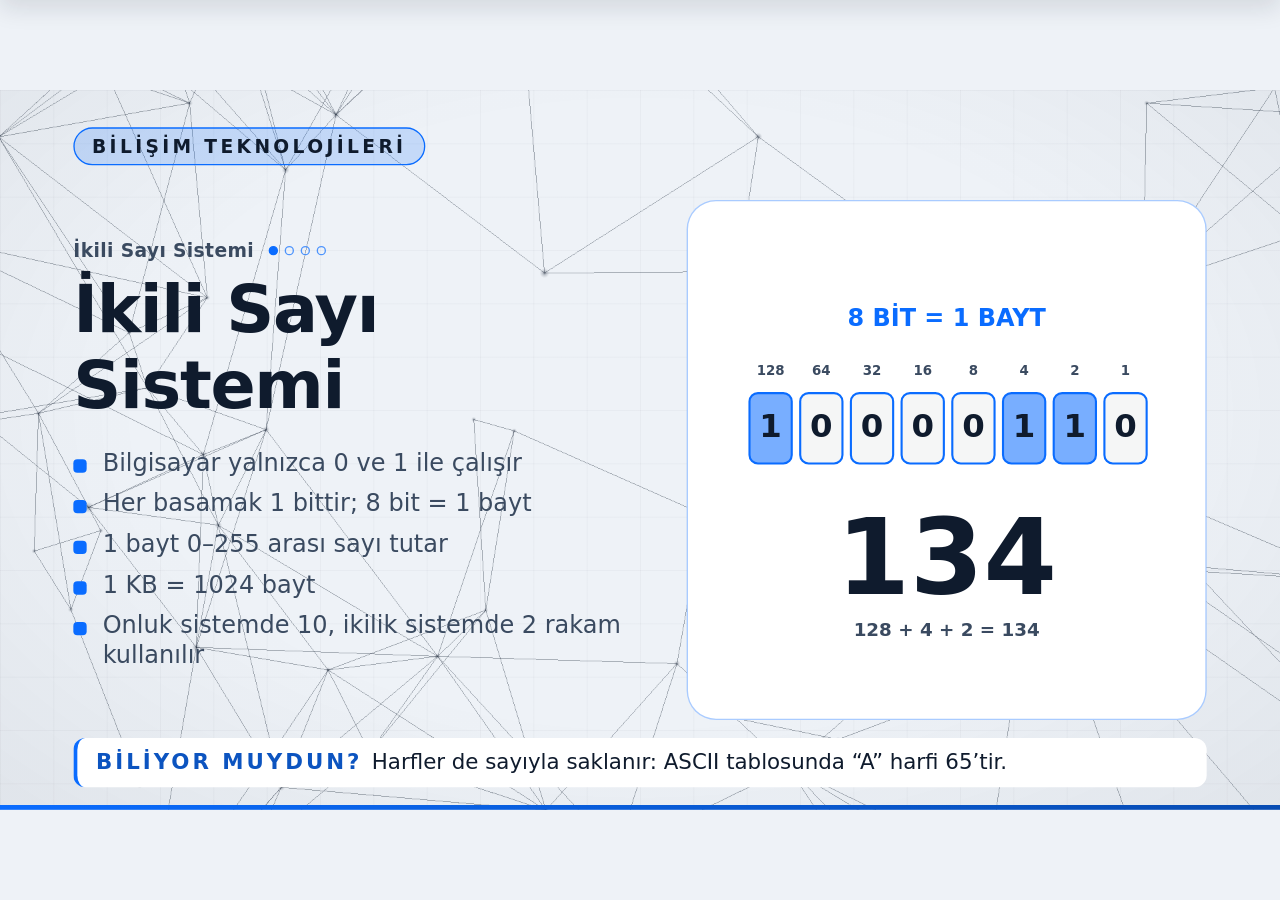
<file: index.html>
<!DOCTYPE html>
<html lang="tr">
<head>
<meta charset="UTF-8">
<meta name="viewport" content="width=device-width, initial-scale=1">
<title>Bilişim ve Havacılık</title>
<style>
:root{--bg:#eef2f7;--bi:#0a6cff;--hv:#ffd000;--hvbg:#f6eedf;--hvink:#1d3d33;--gv:#1fbf75;--ink:#0f1b2d;--ink2:#3a4a60;--panel:#ffffff;--menu:#ffffff;--code:#0c1424;--codeTx:#cfe2ff;--line:color-mix(in srgb,var(--ink) 12%,transparent);--bi2:color-mix(in srgb,var(--bi) 70%,#000);--hv2:color-mix(in srgb,var(--hv) 70%,#000)}
@property --ac{syntax:'<color>';inherits:true;initial-value:#0a6cff}
@property --ac2{syntax:'<color>';inherits:true;initial-value:#0a4fc4}
html,body{margin:0;width:100%;height:100%;overflow:hidden;background:var(--bg);cursor:none;user-select:none}
*{box-sizing:border-box}
#stage{position:absolute;left:50%;top:50%;width:1920px;height:1080px;transform-origin:center;overflow:hidden;
  font-family:'Segoe UI','Inter',system-ui,sans-serif;color:var(--ink);background:var(--bg);
  --ac:var(--bi);--ac2:var(--bi2);transition:--ac 1.2s,--ac2 1.2s}
#stage[data-topic=havacilik]{--ac:var(--hv);--ac2:var(--hv2);background:var(--hvbg);--ink:var(--hvink);--ink2:color-mix(in srgb,var(--hvink) 75%,#ffffff)}
#stage[data-topic=atolye]{--ac:var(--gv);--ac2:var(--bi)}
.vslide{display:block;padding:0;background:var(--code)}
.vslide video{position:absolute;inset:0;width:100%;height:100%;object-fit:contain;background:var(--code)}
.vslide .top{z-index:3;text-shadow:0 2px 12px color-mix(in srgb,var(--ink) 80%,transparent)}
.vslide .vcap{position:absolute;left:0;right:0;bottom:0;padding:90px 110px 50px;font-size:56px;font-weight:800;color:var(--panel);background:linear-gradient(transparent,color-mix(in srgb,var(--ink) 75%,transparent))}
.bg{position:absolute;inset:0;overflow:hidden}
.bg i{position:absolute;border-radius:50%;filter:blur(120px);opacity:.2}
.bg .b1{width:900px;height:900px;left:-200px;top:-250px;background:var(--ac);animation:d1 40s ease-in-out infinite alternate}
.bg .b2{width:800px;height:800px;right:-200px;bottom:-300px;background:var(--ac2);animation:d2 52s ease-in-out infinite alternate}
.bg .grid{position:absolute;inset:0;background-image:linear-gradient(rgba(15,27,45,.03) 1px,transparent 1px),linear-gradient(90deg,rgba(15,27,45,.03) 1px,transparent 1px);background-size:80px 80px;animation:g 30s linear infinite}
@keyframes d1{to{transform:translate(300px,200px)}}
@keyframes d2{to{transform:translate(-300px,-160px)}}
@keyframes g{to{background-position:80px 80px}}
#slides{position:absolute;inset:0}
.slide{position:absolute;inset:0;padding:150px 110px 120px;display:grid;grid-template-columns:1fr 780px;gap:60px;align-items:center}
.top{position:absolute;left:110px;right:110px;top:56px;display:flex;justify-content:space-between;align-items:center}
.tag{font-size:28px;font-weight:700;letter-spacing:.18em;color:var(--ink);padding:10px 26px;border:2px solid var(--ac);border-radius:40px;background:color-mix(in srgb,var(--ac) 18%,transparent)}
.cnt{font-size:28px;font-weight:600;letter-spacing:.12em;color:var(--ink2)}
h1{margin:0 0 24px;padding-bottom:.12em;font-size:100px;line-height:1.14;font-weight:800;letter-spacing:-.02em;color:var(--ink)}
ul{list-style:none;margin:0;padding:0}
li{position:relative;font-size:36px;line-height:1.25;padding-left:44px;margin-bottom:16px;color:var(--ink2);opacity:0;transform:translateX(-40px)}
li::before{content:"";position:absolute;left:0;top:.5em;width:20px;height:20px;border-radius:6px;background:var(--ac)}
.live li{animation:li .8s cubic-bezier(.2,.8,.2,1) var(--d) forwards}
.live h1{animation:h .9s cubic-bezier(.2,.8,.2,1) both}
@keyframes li{to{opacity:1;transform:none}}
@keyframes h{from{opacity:0;transform:translateY(40px)}}
.vis{width:780px;height:780px;border-radius:44px;background:var(--panel);border:2px solid color-mix(in srgb,var(--ac) 35%,transparent);padding:50px}
#bg{position:absolute;left:0;top:0;width:1920px;height:1080px}
#stage.gl .bg i{display:none}
.bg::after{content:"";position:absolute;inset:0;background:radial-gradient(ellipse at 50% 45%,transparent 55%,rgba(15,27,45,.06) 100%)}
.vis.v3{background:color-mix(in srgb,var(--panel) 50%,transparent);box-shadow:none;padding:0}
.v3d{width:100%;height:100%;position:relative;overflow:hidden;border-radius:44px}
.lbl{position:absolute;left:0;top:0;font:700 21px 'Segoe UI',system-ui,sans-serif;color:var(--ink);background:var(--panel);border-left:3px solid var(--ac);padding:3px 10px;white-space:nowrap;pointer-events:none;will-change:transform,opacity}
.lbl::before{content:"";position:absolute;right:100%;top:50%;width:30px;height:2px;background:var(--ac)}
.eyebrow{display:flex;align-items:center;gap:22px;margin-bottom:14px;font-size:28px;font-weight:700;letter-spacing:.02em;color:var(--ink2)}
.eyebrow .dots{display:flex;gap:10px}
.eyebrow .dots i{width:14px;height:14px;border-radius:50%;border:2px solid var(--ac);opacity:.7}
.eyebrow .dots i.on{background:var(--ac);opacity:1}
.gs .st,.gt .gr,.gc .cd{border-left:6px solid var(--ac)}
.svg{width:100%;height:100%;overflow:visible}
.fun{position:absolute;left:110px;right:110px;bottom:34px;font-size:32px;line-height:1.3;box-sizing:border-box;overflow-wrap:anywhere;color:var(--ink);background:var(--panel);border-left:6px solid var(--ac);border-radius:18px;padding:16px 28px}
.fun b{color:color-mix(in srgb,var(--ac) 70%,var(--ink));letter-spacing:.14em;margin-right:14px}
#bar{position:absolute;left:0;bottom:0;height:8px;width:0;background:linear-gradient(90deg,var(--ac),var(--ac2));z-index:9}
@keyframes fill{to{width:100%}}
#sweep{position:absolute;top:0;bottom:0;left:0;width:520px;z-index:8;opacity:0;pointer-events:none;
  background:linear-gradient(90deg,transparent,color-mix(in srgb,var(--ac) 30%,transparent),transparent)}
.svg text{fill:var(--ink);font-family:inherit;font-weight:700}
.t{font-size:24px;text-anchor:middle;dominant-baseline:middle}
.ts{font-size:19px;text-anchor:middle;fill:var(--ink2)!important;font-weight:600}
.ol{fill:none;stroke:var(--ac);stroke-width:3;stroke-linecap:round;stroke-linejoin:round}
.bx{fill:color-mix(in srgb,var(--panel) 70%,transparent);stroke:var(--ac);stroke-width:3}
.ac{fill:var(--ac)}
.pin{stroke:var(--ac);stroke-width:3}
.wire{fill:none;stroke:var(--ac);stroke-width:4;stroke-dasharray:10 14;animation:dash 1s linear infinite}
.flow{fill:none;stroke:var(--ac);stroke-width:4;stroke-dasharray:14 18;stroke-linecap:round;animation:dash .8s linear infinite}
.flow.hot{stroke:var(--hv2)}
.flow.dn{animation-name:dashr}
@keyframes dash{to{stroke-dashoffset:-48}}
@keyframes dashr{to{stroke-dashoffset:-64}}
.pulse{animation:pulse 2s ease-in-out infinite;transform-box:fill-box;transform-origin:center}
@keyframes pulse{50%{transform:scale(1.07)}}
.bit rect{fill:rgba(15,27,45,.04);stroke:var(--ac);stroke-width:3;transition:fill .3s}
.bit.on rect{fill:var(--ac);fill-opacity:.55}
.bit text{font-size:46px;text-anchor:middle}
.layer{fill:rgba(15,27,45,.04);stroke:var(--ac);stroke-width:3;animation:glow 4s ease-in-out infinite}
@keyframes glow{0%,100%{fill:rgba(15,27,45,.04)}15%,30%{fill:var(--ac);fill-opacity:.4}}
.fc{transition:all .3s}
.fc.hl{fill:var(--ac);fill-opacity:.55}
.nd{fill:var(--ac);transform-box:fill-box;transform-origin:center;animation:nd 2.4s ease-in-out infinite}
@keyframes nd{0%,100%{opacity:.35;transform:scale(.8)}50%{opacity:1;transform:scale(1.25)}}
.scan{fill:var(--ac);opacity:.75;animation:scan 3s ease-in-out infinite alternate}
@keyframes scan{from{transform:translateY(0)}to{transform:translateY(500px)}}
.code{font:600 36px/1.45 Consolas,'Cascadia Mono',monospace;background:var(--code);border:2px solid var(--ac);border-radius:24px;padding:36px;height:100%;color:var(--codeTx);white-space:pre}
#code::after{content:"▌";color:var(--ac);animation:bl 1s steps(2) infinite}
@keyframes bl{50%{opacity:0}}
.code .o{color:var(--ac);margin-top:26px;border-top:2px dashed rgba(15,27,45,.2);padding-top:22px;min-height:150px}
.hz{transform-origin:320px 300px;animation:roll 9s ease-in-out infinite}
@keyframes roll{0%,100%{transform:rotate(-14deg) translateY(0)}50%{transform:rotate(14deg) translateY(28px)}}
.zn{opacity:.5;transition:opacity .4s}
.zn.on{opacity:1}
.lb{opacity:.5;transition:opacity .4s}
.lb.on{opacity:1}
.spin{animation:spin .5s linear infinite}
.spin.r{animation-direction:reverse}
@keyframes spin{to{transform:rotate(360deg)}}
.flick{transform-box:fill-box;transform-origin:center;animation:flick .22s linear infinite alternate}
@keyframes flick{from{transform:scaleX(1)}to{transform:scaleX(.12)}}
.bob{animation:bob 4s ease-in-out infinite}
@keyframes bob{50%{transform:translateY(-14px)}}
.gs,.gt,.gc{height:100%;display:flex;flex-direction:column;justify-content:center;gap:16px}
.gs .st{position:relative;display:flex;align-items:center;gap:26px;padding:20px 26px;border-radius:22px;background:var(--panel);border:2px solid var(--line);font-size:33px;font-weight:600;line-height:1.2;color:var(--ink)}
.gs .st b{flex:none;width:62px;height:62px;border-radius:50%;display:grid;place-items:center;background:var(--ac);color:var(--ink);font-size:32px}
.gs .st:not(:last-child)::after{content:"";position:absolute;left:56px;top:100%;height:16px;width:3px;background:var(--ac);opacity:.6}
.gt .gh,.gt .gr{display:grid;grid-template-columns:repeat(var(--n),1fr);gap:16px;align-items:center}
.gt .gh{font-size:26px;letter-spacing:.14em;color:var(--ink2);font-weight:700;padding:0 26px 6px}
.gt .gr{padding:20px 26px;border-radius:20px;background:var(--panel);border:2px solid var(--line);font-size:32px;font-weight:600;color:var(--ink)}
.gt .gr span:first-child{color:color-mix(in srgb,var(--ac) 70%,var(--ink));font-weight:800}
.gc{display:grid;grid-template-columns:1fr 1fr;grid-auto-rows:1fr;gap:20px}
.gc .cd{display:flex;flex-direction:column;justify-content:center;gap:12px;padding:24px;border-radius:26px;background:var(--panel);border:2px solid var(--line);text-align:center}
.gc .n{font-size:58px;font-weight:800;color:color-mix(in srgb,var(--ac) 70%,var(--ink));line-height:1.05}
.gc .l{font-size:28px;color:var(--ink2);font-weight:600;line-height:1.25}
.live .st,.live .gr,.live .cd{animation:li .7s cubic-bezier(.2,.8,.2,1) var(--d) both}
.live .st,.live .gr{animation-name:rise}
.live .cd{animation-name:rise}
@keyframes rise{from{opacity:0;transform:translateY(30px)}}
.clock{display:flex;flex-direction:column;align-items:center;justify-content:center;gap:56px;padding:0}
.flipclock{display:flex;align-items:center;gap:18px}
.fd{position:relative;display:inline-block;width:290px;height:390px;line-height:390px;text-align:center;font:800 310px/390px 'Segoe UI',system-ui,sans-serif;color:var(--ink);background:linear-gradient(180deg,#ffffff 0 49%,#e3e7ee 50% 100%);border-radius:18px;border:2px solid var(--line);box-shadow:0 8px 18px rgba(15,27,45,.2);overflow:hidden;animation:flip .8s ease both}
.fd::after{content:"";position:absolute;left:0;right:0;top:50%;height:2px;background:rgba(15,27,45,.35)}
.flipclock b{font:800 260px/390px 'Segoe UI',system-ui,sans-serif;color:var(--ac)}
.cdate{font:700 36px/1 'Segoe UI',system-ui,sans-serif;color:var(--ink);white-space:nowrap;margin-top:90px}
.ycount{font:700 120px/1 'Segoe UI',system-ui,sans-serif;color:var(--yks,#d62828);white-space:nowrap}
@keyframes flip{from{transform:rotateX(-90deg);opacity:0}to{transform:none;opacity:1}}
.arr{animation:arr 2s ease-in-out infinite}
@keyframes arr{50%{opacity:.45}}

#menu{position:fixed;left:0;right:0;top:0;height:64px;z-index:50;display:flex;align-items:center;justify-content:space-between;padding:0 28px;
  background:color-mix(in srgb,var(--menu) 94%,transparent);box-shadow:0 8px 24px rgba(15,27,45,.12);transform:translateY(-100%);transition:transform .35s ease;cursor:default;
  font:600 22px 'Segoe UI',system-ui,sans-serif;color:var(--ink)}
body.menu-open #menu,body.menu-pinned #menu{transform:none}
#burger{width:52px;height:52px;padding:12px 11px;border:2px solid var(--line);border-radius:12px;background:var(--panel);display:flex;flex-direction:column;justify-content:space-between;cursor:pointer}
#burger span{display:block;height:4px;border-radius:2px;background:var(--ink)}
#settings{position:absolute;right:28px;top:72px;width:400px;padding:22px;border-radius:18px;background:var(--menu);box-shadow:0 20px 50px rgba(15,27,45,.18);display:none;max-height:calc(100vh - 100px);overflow:auto}
body.settings-open #settings{display:block}
#settings h3{margin:0 0 14px;font-size:22px}
#settings label{display:flex;justify-content:space-between;align-items:center;margin:10px 0;font-size:19px}
#settings input[type=color]{width:64px;height:44px;border:none;background:none;padding:0;cursor:pointer}
#settings .reset{margin-top:14px;width:100%}
</style>
</head>
<body>
<div id="menu">
  <span>Bilişim ve Havacılık</span>
  <button id="burger" type="button" aria-label="Ayarlar"><span></span><span></span><span></span></button>
  <div id="settings">
    <h3>Renkler</h3>
    <div id="settings-list"></div>
    <label>Menü her zaman görünsün <input type="checkbox" id="pin"></label>
    <button id="reset" type="button" class="reset">Varsayılana dön</button>
  </div>
</div>
<div id="stage" data-topic="bilisim">
  <div class="bg"><i class="b1"></i><i class="b2"></i><div class="grid"></div><canvas id="bg" width="1920" height="1080"></canvas></div>
  <div id="slides"></div>
  <div id="sweep"></div>
  <div id="bar"></div>
</div>
<script src="videos.js"></script>
<script src="slides.js"></script>
<script src="config.js"></script>
<script src="schedule.js"></script>
<script src="videos-remote.js"></script>
<script src="app.js"></script>
<script src="ui.js"></script>
<script type="module" src="bg.js"></script>
</body>
</html>
</file>
